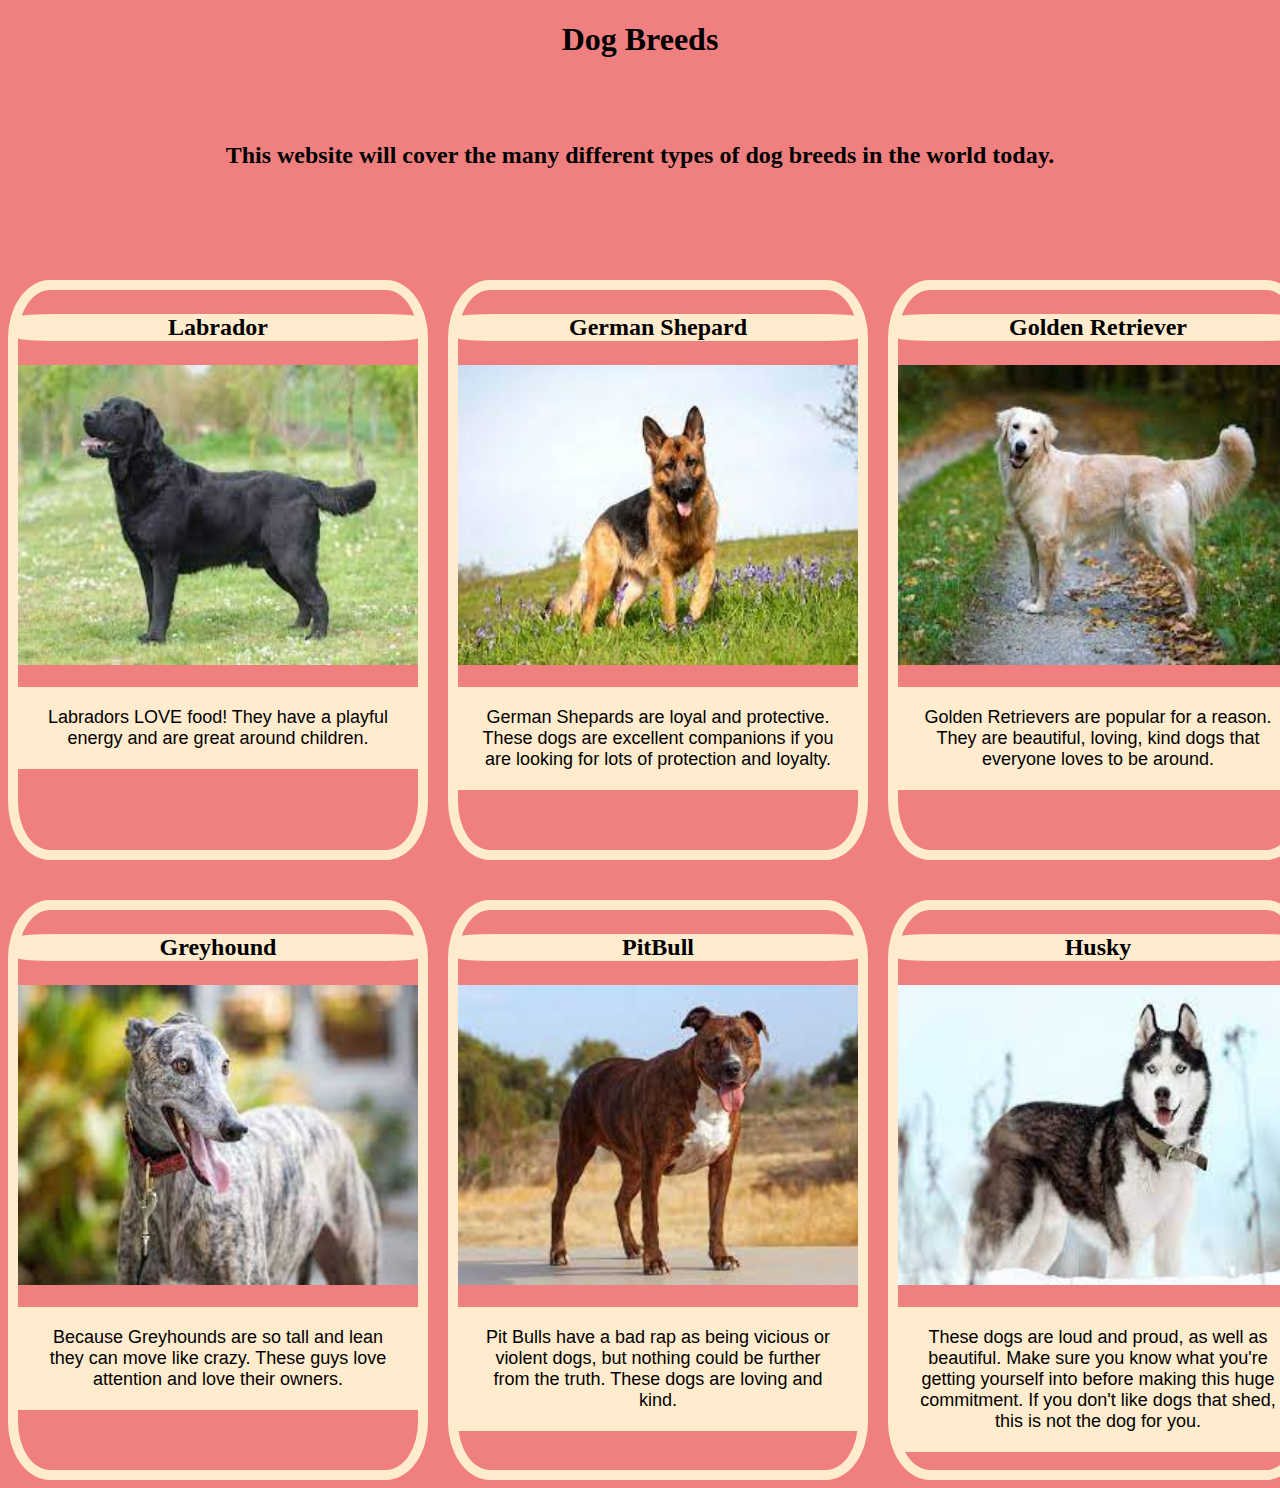
<file: index.html>
<!DOCTYPE html>
<html lang="en">
<head>
    <meta charset="UTF-8">
    <meta name="viewport" content="width=device-width, initial-scale=1.0">
    <title>Dog Breeds</title>
    <link rel="stylesheet" href="style.css">
</head>
<body>
    <h1>Dog Breeds</h1>
    
    <div class="top-container">
        <h2>This website will cover the many different types of dog breeds in the world today.</h2>
    </div>

    <div class="container">

        <div class="dog-card">
            <h3 class="dog" id="labrador">Labrador</h3>
            <img src="assets/labrador.jpg" alt="Picture of a Labrador">
            <p>Labradors LOVE food! They have a playful energy and are great around children.</p>
        </div>

        <div class="dog-card">
            <h3 class="dog" id="german=shepard">German Shepard</h3>
            <img src="assets/german-shepard.jpg" alt="Picture of a German Shepard">
            <p> German Shepards are loyal and protective. These dogs are excellent companions if you are looking for lots of protection and loyalty.</p>
        </div>

        <div class="dog-card">
            <h3 class="dog" id="golden-retriever">Golden Retriever</h3>
            <img src="assets/golden-retriever.jpg" alt="Picture of a Golden Retriever">
            <p>Golden Retrievers are popular for a reason. They are beautiful, loving, kind dogs that everyone loves to be around.</p>
        </div>

        <div class="dog-card">
            <h3 class="dog" id="beagle">Beagle</h3>
            <img src="assets/beagle.jpg" alt="Picture of a Beagle">
            <p> Beagles might be on the smaller side, but don't their size foul you. They are tough and they can smell like crazy.</p>
        </div>

        <div class="dog-card">
            <h3 class="dog" id="greyhound">Greyhound</h3>
            <img src="assets/greyhound.jpg" alt="Picture of a Greyhound">
            <p>Because Greyhounds are so tall and lean they can move like crazy. These guys love attention and love their owners.</p>
        </div>

        <div class="dog-card">
            <h3 class="dog" id="pit-bull"> PitBull</h3>
            <img src="assets/pit-bull.jpg" alt="Picture of a PitBull">
            <p>Pit Bulls have a bad rap as being vicious or violent dogs, but nothing could be further from the truth. These dogs are loving and kind.</p>
        </div>

        <div class="dog-card">
            <h3 class="dog" id="husky">Husky</h3>
            <img src="assets/husky.jpg" alt="Picture of a Husky">
            <p>These dogs are loud and proud, as well as beautiful. Make sure you know what you're getting yourself into before making this huge commitment. If you don't like dogs that shed, this is not the dog for you.</p>
        </div>

        <div class="dog-card">
            <h3 class="dog" id="border-collie">Border Collie</h3>
            <img src="assets/border-collie.jpg" alt="Picture of a Border Collie">
            <p>These dogs are known as the most intelligent breed. They pick up commands and tricks pretty quickly, but beware they need lots of play and exercise.</p>
        </div>

    </div>

    
</body>
</html>
</file>
<file: style.css>
html {
    background-color: lightcoral;
}

h1,h2,h3 {
    text-align: center;
}

h3 {
    background-color: blanchedalmond;
    font-size: 24px;
    border-radius: 10%;
}

.top-container {
    height: 200px;
    line-height: 150px;
}

img {
    height: 300px;
    width: 100%;
}

p {
    font-family: Verdana, Geneva, Tahoma, sans-serif;
    font-size: large;
    background-color: blanchedalmond;
    text-align: center;
    padding: 20px;
}

.container {
    display: grid;
    gap: 20px;
    row-gap: 40px;
    grid-template-columns: 1fr 1fr 1fr 1fr; 
    grid-template-rows: 1fr 1fr;
}

.dog-card {
    width: 400px;
    border: 10px solid blanchedalmond;
    border-radius: 10%;
}
</file>
